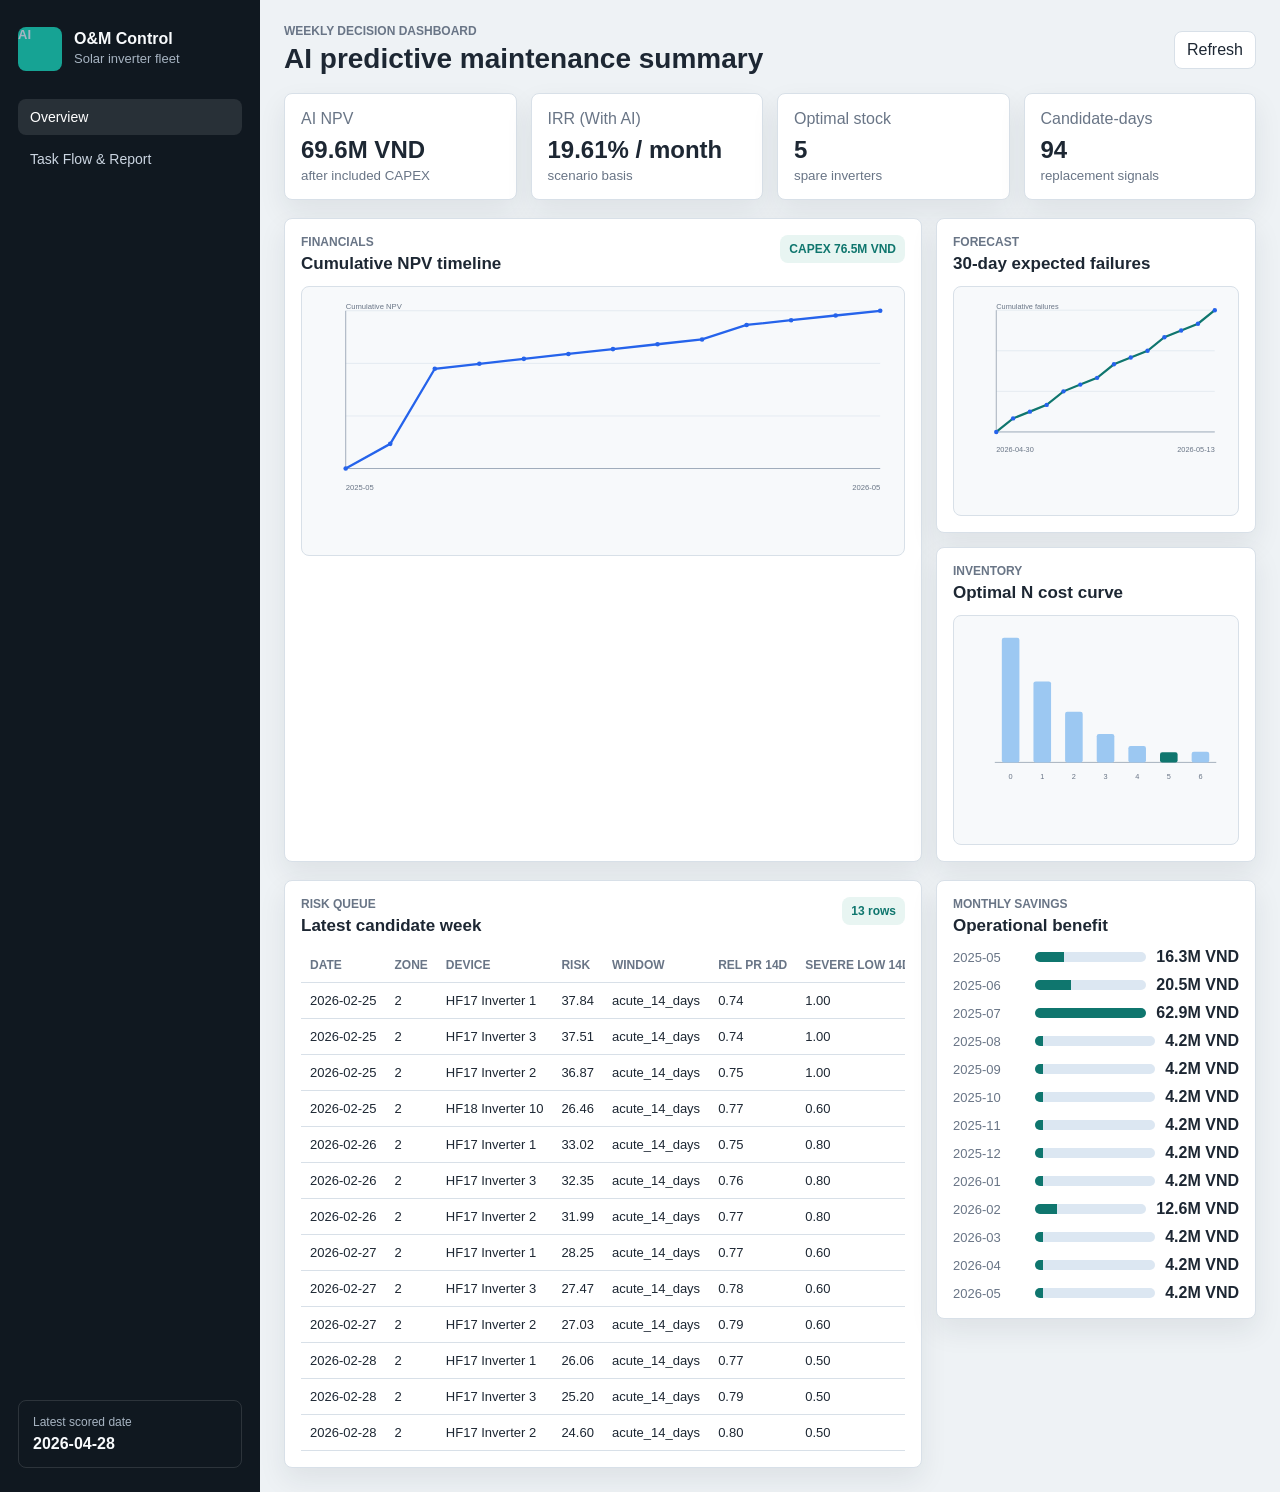
<file: index.html>
<!doctype html>
<html lang="en">
  <head>
    <meta charset="utf-8" />
    <meta name="viewport" content="width=device-width, initial-scale=1" />
    <title>AI O&M Dashboard</title>
    <link rel="stylesheet" href="styles.css" />
  </head>
  <body>
    <div class="app-shell">
      <aside class="sidebar">
        <div class="brand">
          <span class="brand-mark">AI</span>
          <div>
            <strong>O&M Control</strong>
            <span>Solar inverter fleet</span>
          </div>
        </div>
        <nav class="nav" aria-label="Dashboard tabs">
          <a class="active" href="#" data-tab="overview">Overview</a>
          <a href="#" data-tab="taskflow">Task Flow &amp; Report</a>
        </nav>
        <div class="side-note">
          <span>Latest scored date</span>
          <strong id="latestDate">-</strong>
        </div>
      </aside>

      <main class="content">
        <header class="topbar">
          <div>
            <p class="eyebrow" id="topEyebrow">Weekly decision dashboard</p>
            <h1 id="topTitle">AI predictive maintenance summary</h1>
          </div>
          <div class="toolbar">
            <button type="button" id="refreshButton" title="Re-render dashboard">Refresh</button>
          </div>
        </header>

        <section id="overview-panel" class="tab-panel active" data-panel="overview">
          <section class="kpi-grid" aria-label="Key metrics">
            <article class="kpi">
              <span>AI NPV</span>
              <strong id="npvValue">-</strong>
              <small>after included CAPEX</small>
            </article>
            <article class="kpi">
              <span>IRR (With AI)</span>
              <strong id="irrValue">-</strong>
              <small>scenario basis</small>
            </article>
            <article class="kpi">
              <span>Optimal stock</span>
              <strong id="optimalN">-</strong>
              <small>spare inverters</small>
            </article>
            <article class="kpi">
              <span>Candidate-days</span>
              <strong id="candidateDays">-</strong>
              <small>replacement signals</small>
            </article>
          </section>

          <section class="layout-grid">
            <article class="panel panel-wide">
              <div class="panel-heading">
                <div>
                  <p class="eyebrow">Financials</p>
                  <h2>Cumulative NPV timeline</h2>
                </div>
                <span id="capexLabel" class="status-chip">CAPEX -</span>
              </div>
              <div class="chart-wrap">
                <svg id="npvChart" viewBox="0 0 760 260" role="img" aria-label="NPV timeline chart"></svg>
              </div>
            </article>

            <article class="panel">
              <div class="panel-heading">
                <div>
                  <p class="eyebrow">Forecast</p>
                  <h2>30-day expected failures</h2>
                </div>
              </div>
              <div class="chart-wrap compact">
                <svg id="forecastChart" viewBox="0 0 360 220" role="img" aria-label="Failure forecast chart"></svg>
              </div>
            </article>

            <article class="panel">
              <div class="panel-heading">
                <div>
                  <p class="eyebrow">Inventory</p>
                  <h2>Optimal N cost curve</h2>
                </div>
              </div>
              <div class="chart-wrap compact">
                <svg id="inventoryChart" viewBox="0 0 360 220" role="img" aria-label="Inventory cost curve chart"></svg>
              </div>
            </article>
          </section>

          <section class="layout-grid bottom-grid">
            <article class="panel panel-wide">
              <div class="panel-heading">
                <div>
                  <p class="eyebrow">Risk queue</p>
                  <h2>Latest candidate week</h2>
                </div>
                <span id="riskCount" class="status-chip">0 rows</span>
              </div>
              <div class="table-wrap">
                <table>
                  <thead>
                    <tr>
                      <th>Date</th>
                      <th>Zone</th>
                      <th>Device</th>
                      <th>Risk</th>
                      <th>Window</th>
                      <th>Rel PR 14d</th>
                      <th>Severe low 14d</th>
                    </tr>
                  </thead>
                  <tbody id="candidateRows"></tbody>
                </table>
              </div>
            </article>

            <article class="panel">
              <div class="panel-heading">
                <div>
                  <p class="eyebrow">Monthly savings</p>
                  <h2>Operational benefit</h2>
                </div>
              </div>
              <div id="savingsList" class="savings-list"></div>
            </article>
          </section>
        </section>

        <section id="taskflow-panel" class="tab-panel" data-panel="taskflow" hidden>
          <article class="panel">
            <div class="panel-heading">
              <div>
                <p class="eyebrow">Outcome No1</p>
                <h2>Performance ratio</h2>
              </div>
              <span class="status-chip">Daily alarm threshold &lt; 70%</span>
            </div>
            <div class="table-wrap table-wrap-full">
              <table class="pr-matrix full-width" id="prMatrixTable">
                <thead id="prMatrixHead"></thead>
                <tbody id="prMatrixBody"></tbody>
              </table>
            </div>
            <div class="taskflow-charts-row">
              <div class="chart-mini">
                <div class="chart-mini-header">
                  <p class="chart-caption">Device PR (%)</p>
                  <label class="chart-control">
                    <span>Show</span>
                    <select id="prDeviceChartLimit" aria-label="Number of devices to show on Device PR chart">
                      <option value="3" selected>Top 3</option>
                      <option value="5">Top 5</option>
                      <option value="10">Top 10</option>
                      <option value="all">All</option>
                    </select>
                  </label>
                </div>
                <p class="chart-note" id="prDeviceChartNote"></p>
                <div id="prDeviceChartLegend" class="chart-legend" aria-label="Device PR chart legend"></div>
                <svg id="prDeviceChart" viewBox="0 0 400 150" preserveAspectRatio="xMidYMid meet" role="img" aria-label="Device PR chart"></svg>
              </div>
              <div class="chart-mini">
                <p class="chart-caption">Daily alarm · PR below 70%</p>
                <svg id="alarmChart" viewBox="0 0 400 150" preserveAspectRatio="xMidYMid meet" role="img" aria-label="Daily alarm chart"></svg>
              </div>
            </div>
          </article>

          <section class="panel">
            <div class="panel-heading">
              <div>
                <p class="eyebrow">Traditional vs AI</p>
                <h2>Operational comparison by equipment</h2>
              </div>
            </div>
            <div class="table-wrap">
              <table class="comparison-table">
                <thead>
                  <tr>
                    <th rowspan="2">Equipment</th>
                    <th rowspan="2">PR loss (%)</th>
                    <th colspan="3">Traditional method</th>
                    <th colspan="3">AI applied method</th>
                  </tr>
                  <tr>
                    <th>Generation loss (kWh)</th>
                    <th>Revenue loss (VND)</th>
                    <th>Measure cost (VND)</th>
                    <th>Generation loss (kWh)</th>
                    <th>Revenue loss (VND)</th>
                    <th>Measure cost (VND)</th>
                  </tr>
                </thead>
                <tbody id="equipmentComparisonRows"></tbody>
                <tfoot id="equipmentComparisonTotals"></tfoot>
              </table>
            </div>
          </section>

          <section class="taskflow-grid">
            <article class="panel">
              <div class="panel-heading">
                <div>
                  <p class="eyebrow">Outcome No2</p>
                  <h2>Purchasing schedule</h2>
                  <p class="panel-subtitle" id="purchaseScheduleSubtitle"></p>
                </div>
              </div>
              <div class="chart-wrap compact">
                <svg id="purchaseChart" viewBox="0 0 360 220" role="img" aria-label="Monthly abnormal inverter chart"></svg>
              </div>
              <div class="table-wrap compact-table">
                <table>
                  <thead>
                    <tr>
                      <th>Month (year)</th>
                      <th>Abnormal INV quantity</th>
                    </tr>
                  </thead>
                  <tbody id="monthlyAbnormalRows"></tbody>
                </table>
              </div>
            </article>

            <article class="panel">
              <div class="panel-heading">
                <div>
                  <p class="eyebrow">Inventory decision</p>
                  <h2>Spare inverter recommendation</h2>
                </div>
              </div>
              <div class="decision-list" id="inventoryDecisionList"></div>
            </article>

            <article class="panel">
              <div class="panel-heading">
                <div>
                  <p class="eyebrow">FM output</p>
                  <h2>IRR and NPV comparison</h2>
                </div>
              </div>
              <div class="table-wrap compact-table">
                <table>
                  <thead>
                    <tr>
                      <th>Scenario</th>
                      <th>IRR</th>
                      <th>NPV (VND)</th>
                    </tr>
                  </thead>
                  <tbody id="scenarioComparisonRows"></tbody>
                  <tfoot id="scenarioVarianceRow"></tfoot>
                </table>
              </div>
            </article>
          </section>

          <section class="panel">
            <div class="panel-heading">
              <div>
                <p class="eyebrow">Conclusion</p>
                <h2>Management summary</h2>
              </div>
            </div>
            <ul class="conclusion-list" id="conclusionList"></ul>
          </section>
        </section>
      </main>
    </div>

    <script src="data.js"></script>
    <script src="app.js"></script>
  </body>
</html>
</file>
<file: styles.css>
:root {
  --bg: #eef2f5;
  --surface: #ffffff;
  --surface-muted: #f7f9fb;
  --text: #1d2733;
  --muted: #697586;
  --line: #d8e0e8;
  --accent: #0f766e;
  --accent-2: #2563eb;
  --warning: #b45309;
  --danger: #b42318;
  --shadow: 0 12px 28px rgba(29, 39, 51, 0.08);
}

* {
  box-sizing: border-box;
}

body {
  margin: 0;
  background: var(--bg);
  color: var(--text);
  font-family: Inter, "Segoe UI", Arial, sans-serif;
}

.app-shell {
  min-height: 100vh;
  display: grid;
  grid-template-columns: 260px minmax(0, 1fr);
}

.sidebar {
  background: #101820;
  color: #f8fafc;
  padding: 24px 18px;
  display: flex;
  flex-direction: column;
  gap: 28px;
}

.brand {
  display: flex;
  align-items: center;
  gap: 12px;
}

.brand-mark {
  width: 44px;
  height: 44px;
  display: grid;
  place-items: center;
  border-radius: 8px;
  background: #16a394;
  font-weight: 800;
}

.brand strong,
.brand span {
  display: block;
}

.brand span {
  color: #a7b4c2;
  font-size: 13px;
  margin-top: 3px;
}

.nav {
  display: grid;
  gap: 6px;
}

.nav a {
  color: #cbd5e1;
  text-decoration: none;
  padding: 10px 12px;
  border-radius: 8px;
  font-size: 14px;
}

.nav a.active,
.nav a:hover {
  background: rgba(255, 255, 255, 0.1);
  color: #ffffff;
}

.side-note {
  margin-top: auto;
  padding: 14px;
  border: 1px solid rgba(255, 255, 255, 0.12);
  border-radius: 8px;
}

.side-note span,
.side-note strong {
  display: block;
}

.side-note span {
  color: #a7b4c2;
  font-size: 12px;
}

.side-note strong {
  margin-top: 6px;
}

.content {
  padding: 24px;
  display: grid;
  gap: 18px;
}

.tab-panel {
  display: grid;
  gap: 18px;
}

.tab-panel[hidden] {
  display: none;
}

.topbar {
  display: flex;
  align-items: center;
  justify-content: space-between;
  gap: 16px;
}

.eyebrow {
  margin: 0 0 5px;
  color: var(--muted);
  font-size: 12px;
  font-weight: 700;
  text-transform: uppercase;
}

h1,
h2 {
  margin: 0;
  letter-spacing: 0;
}

h1 {
  font-size: 28px;
}

h2 {
  font-size: 17px;
}

.toolbar {
  display: flex;
  gap: 10px;
}

button,
.button-link {
  border: 1px solid var(--line);
  background: var(--surface);
  color: var(--text);
  text-decoration: none;
  padding: 9px 12px;
  border-radius: 8px;
  font: inherit;
  cursor: pointer;
}

.button-link {
  background: var(--accent);
  border-color: var(--accent);
  color: #ffffff;
}

.kpi-grid {
  display: grid;
  grid-template-columns: repeat(4, minmax(0, 1fr));
  gap: 14px;
}

.kpi,
.panel {
  background: var(--surface);
  border: 1px solid var(--line);
  border-radius: 8px;
  box-shadow: var(--shadow);
}

.kpi {
  padding: 16px;
}

.kpi span,
.kpi small {
  display: block;
  color: var(--muted);
}

.kpi strong {
  display: block;
  margin: 8px 0 4px;
  font-size: 24px;
}

.layout-grid {
  display: grid;
  grid-template-columns: minmax(0, 1.35fr) minmax(320px, 0.65fr);
  gap: 14px;
}

.bottom-grid {
  align-items: start;
}

.panel {
  padding: 16px;
  min-width: 0;
}

.panel-wide {
  grid-row: span 2;
}

.panel-heading {
  display: flex;
  align-items: start;
  justify-content: space-between;
  gap: 12px;
  margin-bottom: 12px;
}

.panel-subtitle {
  margin: 4px 0 0;
  color: var(--muted);
  font-size: 12px;
  font-weight: 500;
}

.status-chip {
  display: inline-flex;
  align-items: center;
  min-height: 28px;
  padding: 5px 9px;
  border-radius: 8px;
  background: #e8f5f2;
  color: #0f766e;
  font-size: 12px;
  font-weight: 700;
  white-space: nowrap;
}

.chart-wrap {
  width: 100%;
  min-height: 270px;
  background: var(--surface-muted);
  border: 1px solid var(--line);
  border-radius: 8px;
  padding: 10px;
}

.chart-wrap.compact {
  min-height: 230px;
}

svg {
  width: 100%;
  height: auto;
  display: block;
}

.axis {
  stroke: #8a97a8;
  stroke-width: 1;
}

.grid-line {
  stroke: #dfe6ee;
  stroke-width: 1;
}

.line {
  fill: none;
  stroke: var(--accent-2);
  stroke-width: 3;
}

.line.alt {
  stroke: var(--accent);
}

.line.compact-line {
  stroke-width: 1.8;
}

.series-line {
  fill: none;
}

.alt-bar {
  fill: var(--accent);
}

.dot {
  fill: var(--accent-2);
}

.bar {
  fill: #9cc8f2;
}

.bar.optimal {
  fill: var(--accent);
}

.table-wrap {
  overflow-x: auto;
}

table {
  width: 100%;
  border-collapse: collapse;
  font-size: 13px;
}

th,
td {
  padding: 10px 9px;
  text-align: left;
  border-bottom: 1px solid var(--line);
  white-space: nowrap;
}

th {
  color: var(--muted);
  font-size: 12px;
  text-transform: uppercase;
}

.cell-note {
  display: block;
  margin-top: 4px;
  color: var(--muted);
  font-size: 10px;
  font-weight: 500;
  text-transform: none;
}

.irr-sub {
  display: block;
  margin-top: 2px;
  color: var(--muted);
  font-size: 11px;
  font-weight: 500;
}

.risk-high {
  color: var(--danger);
  font-weight: 700;
}

.savings-list {
  display: grid;
  gap: 10px;
}

.saving-row {
  display: grid;
  grid-template-columns: 72px 1fr auto;
  gap: 10px;
  align-items: center;
}

.saving-row span {
  color: var(--muted);
  font-size: 13px;
}

.saving-bar {
  height: 10px;
  border-radius: 8px;
  background: #dce7f2;
  overflow: hidden;
}

.saving-bar i {
  display: block;
  height: 100%;
  background: var(--accent);
}

.taskflow-grid {
  display: grid;
  grid-template-columns: repeat(3, minmax(0, 1fr));
  gap: 14px;
}

.taskflow-charts-row {
  display: grid;
  grid-template-columns: repeat(2, minmax(0, 1fr));
  gap: 12px;
  margin-top: 12px;
}

.chart-mini {
  background: var(--surface-muted);
  border: 1px solid var(--line);
  border-radius: 8px;
  padding: 10px 12px 8px;
}

.chart-mini-header {
  display: flex;
  align-items: center;
  justify-content: space-between;
  gap: 8px;
  margin-bottom: 4px;
}

.chart-mini-header .chart-caption {
  margin-bottom: 0;
}

.chart-control {
  display: inline-flex;
  align-items: center;
  gap: 6px;
  color: var(--muted);
  font-size: 11px;
  font-weight: 600;
  white-space: nowrap;
}

.chart-control select {
  min-width: 72px;
  padding: 3px 6px;
  border: 1px solid var(--line);
  border-radius: 6px;
  background: var(--surface);
  color: var(--text);
  font-size: 11px;
}

.chart-note {
  margin: 0 0 6px;
  color: var(--muted);
  font-size: 10px;
  line-height: 1.4;
}

.chart-legend {
  display: flex;
  flex-wrap: wrap;
  gap: 4px 8px;
  margin-bottom: 6px;
  max-height: 56px;
  overflow-y: auto;
}

.chart-legend-item {
  display: inline-flex;
  align-items: center;
  gap: 4px;
  color: var(--muted);
  font-size: 10px;
  line-height: 1.2;
}

.chart-legend-swatch {
  width: 8px;
  height: 8px;
  border-radius: 2px;
  flex-shrink: 0;
}

.chart-mini svg {
  width: 100%;
  height: 168px;
  max-height: 168px;
  display: block;
}

.table-wrap-full {
  width: 100%;
}

.pr-matrix.full-width {
  width: 100%;
  table-layout: fixed;
}

.pr-matrix th,
.pr-matrix td {
  text-align: center;
  padding: 8px 6px;
  font-size: 12px;
  overflow: hidden;
  text-overflow: ellipsis;
  white-space: nowrap;
}

.pr-matrix th:first-child,
.pr-matrix td:first-child {
  width: 11%;
}

.pr-matrix th:first-child,
.pr-matrix td:first-child,
.comparison-table th:first-child {
  text-align: left;
}

.pr-low {
  background: #fde8e8;
  color: var(--danger);
  font-weight: 700;
}

.pr-ok {
  background: #edf7f2;
}

.pr-empty {
  color: var(--muted);
}

.comparison-table {
  width: 100%;
  table-layout: auto;
}

.comparison-table th,
.comparison-table td {
  font-size: 12px;
  white-space: normal;
}

.comparison-table thead tr:first-child th {
  text-align: center;
  background: var(--surface-muted);
}

.comparison-table tfoot th,
.comparison-table tfoot td {
  font-weight: 700;
  background: #f3f7fb;
}

.compact-table table {
  font-size: 13px;
}

.decision-list {
  display: grid;
  gap: 12px;
}

.decision-item {
  display: flex;
  align-items: center;
  justify-content: space-between;
  gap: 12px;
  padding: 12px 14px;
  border: 1px solid var(--line);
  border-radius: 8px;
  background: var(--surface-muted);
}

.decision-item span {
  color: var(--muted);
  font-size: 13px;
}

.conclusion-list {
  margin: 0;
  padding-left: 18px;
  display: grid;
  gap: 10px;
  color: var(--text);
}

.conclusion-list li {
  line-height: 1.5;
}

.chart-caption {
  margin: 0 0 6px;
  color: var(--muted);
  font-size: 11px;
  font-weight: 700;
  text-transform: uppercase;
  letter-spacing: 0.02em;
}

@media (max-width: 980px) {
  .app-shell {
    grid-template-columns: 1fr;
  }

  .sidebar {
    position: static;
  }

  .kpi-grid,
  .layout-grid,
  .taskflow-grid,
  .taskflow-charts-row {
    grid-template-columns: 1fr 1fr;
  }

  .topbar {
    align-items: flex-start;
    flex-direction: column;
  }
}

@media (max-width: 560px) {
  .taskflow-charts-row {
    grid-template-columns: 1fr;
  }

  .content,
  .sidebar {
    padding: 16px;
  }

  .kpi-grid {
    gap: 10px;
  }

  h1 {
    font-size: 23px;
  }

  .toolbar {
    width: 100%;
  }

  button,
  .button-link {
    flex: 1;
    text-align: center;
  }
}
</file>
